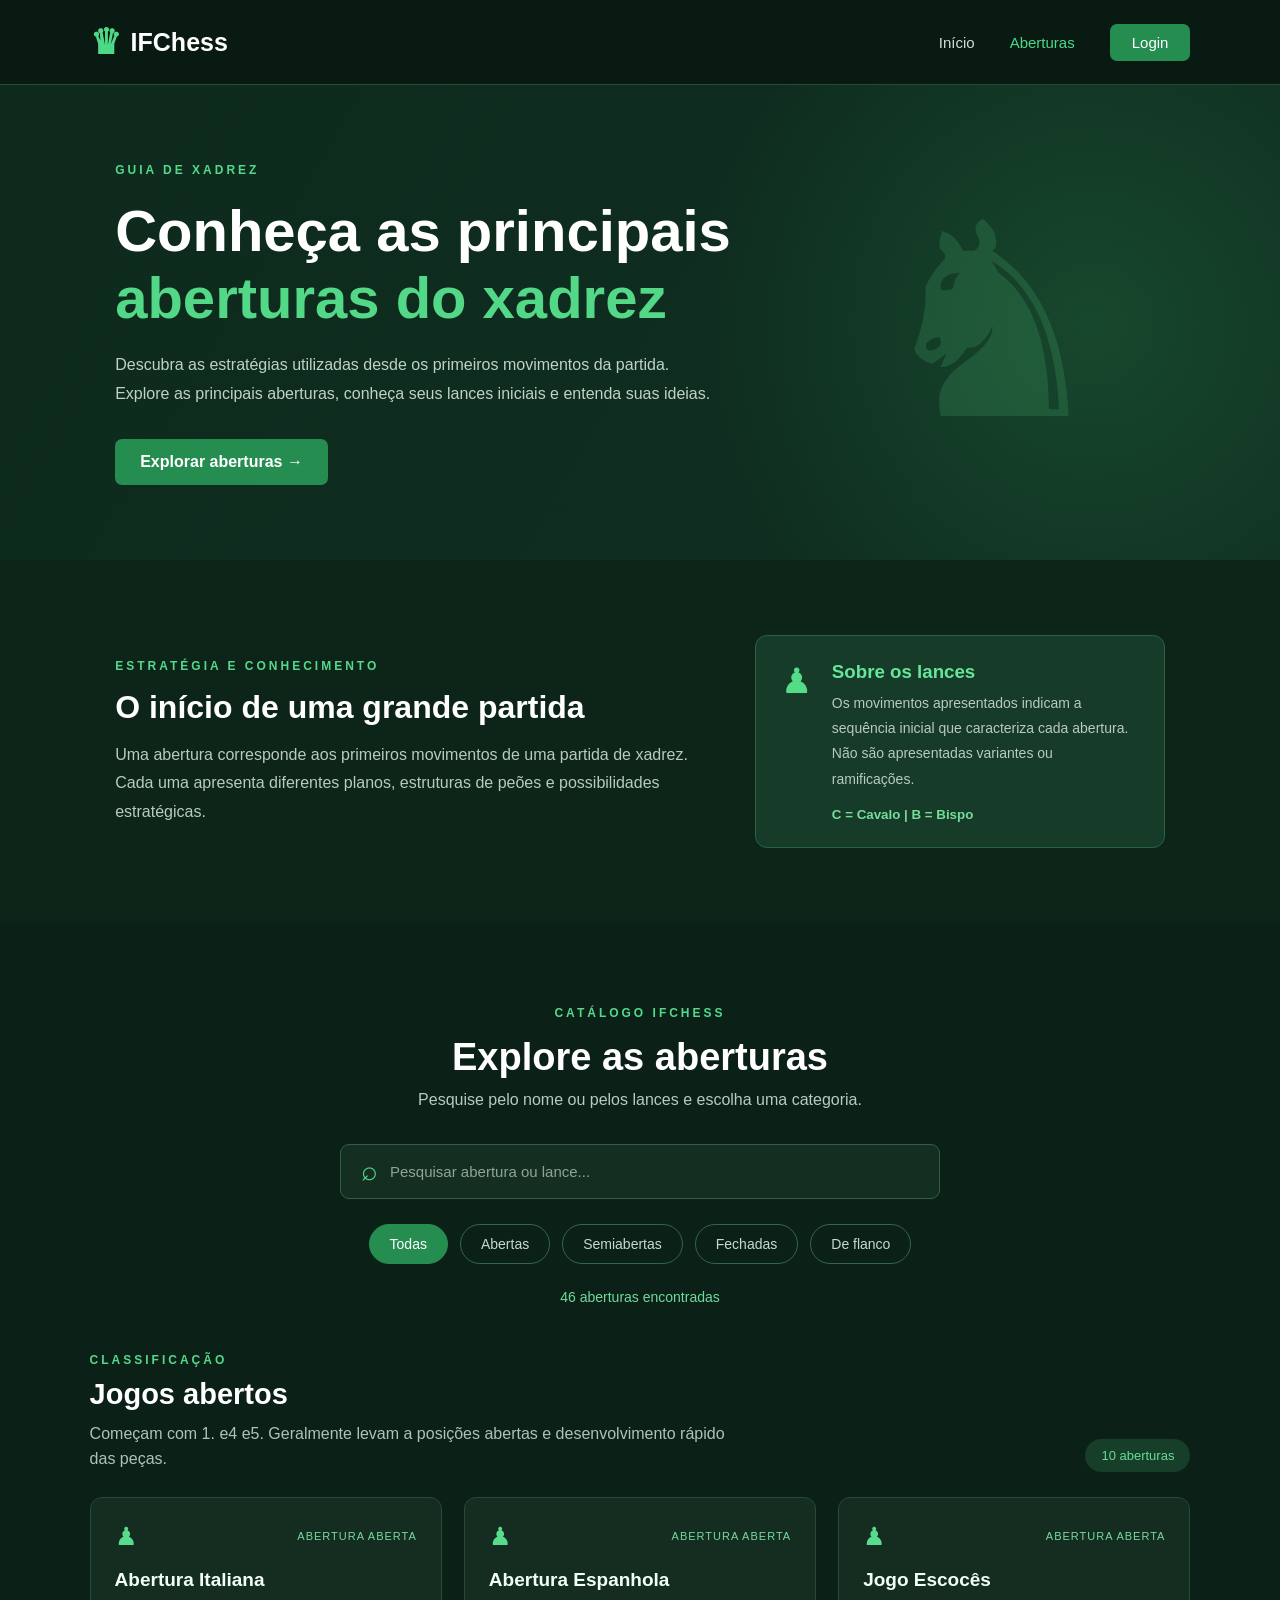
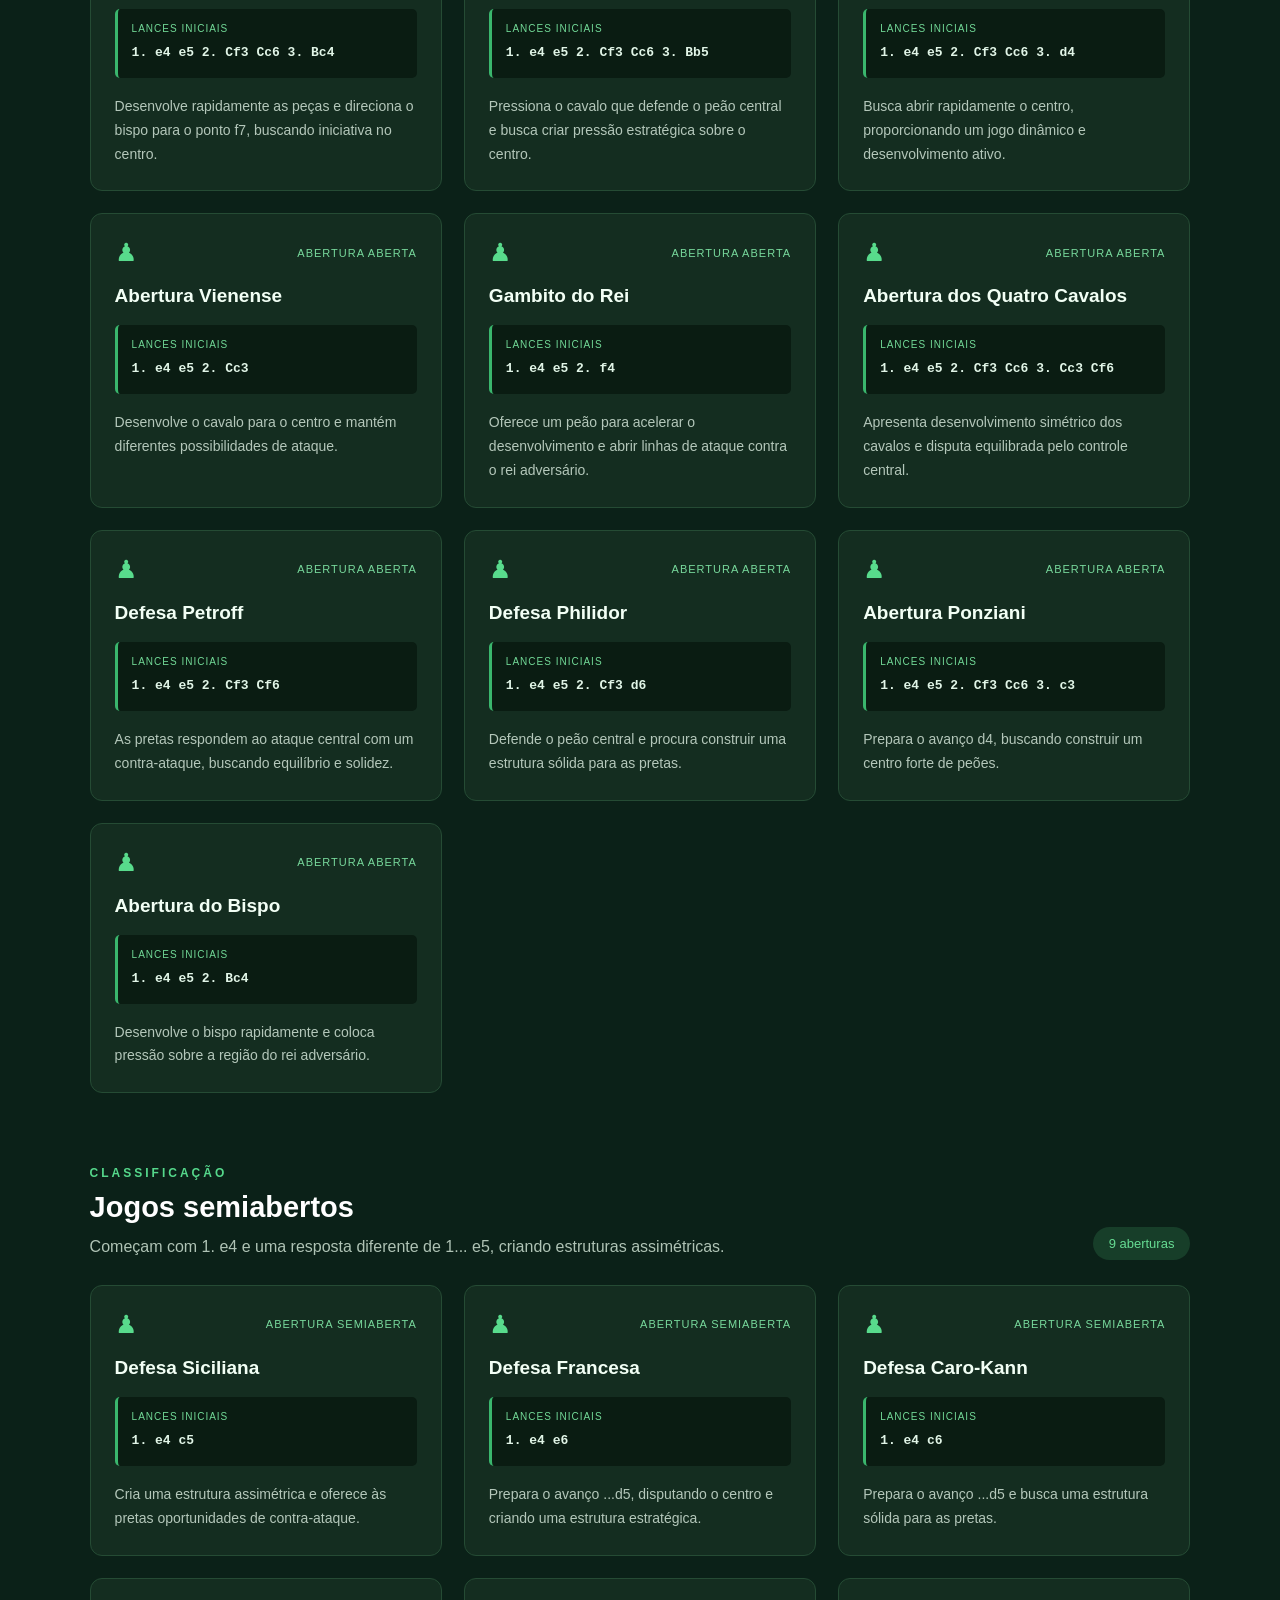
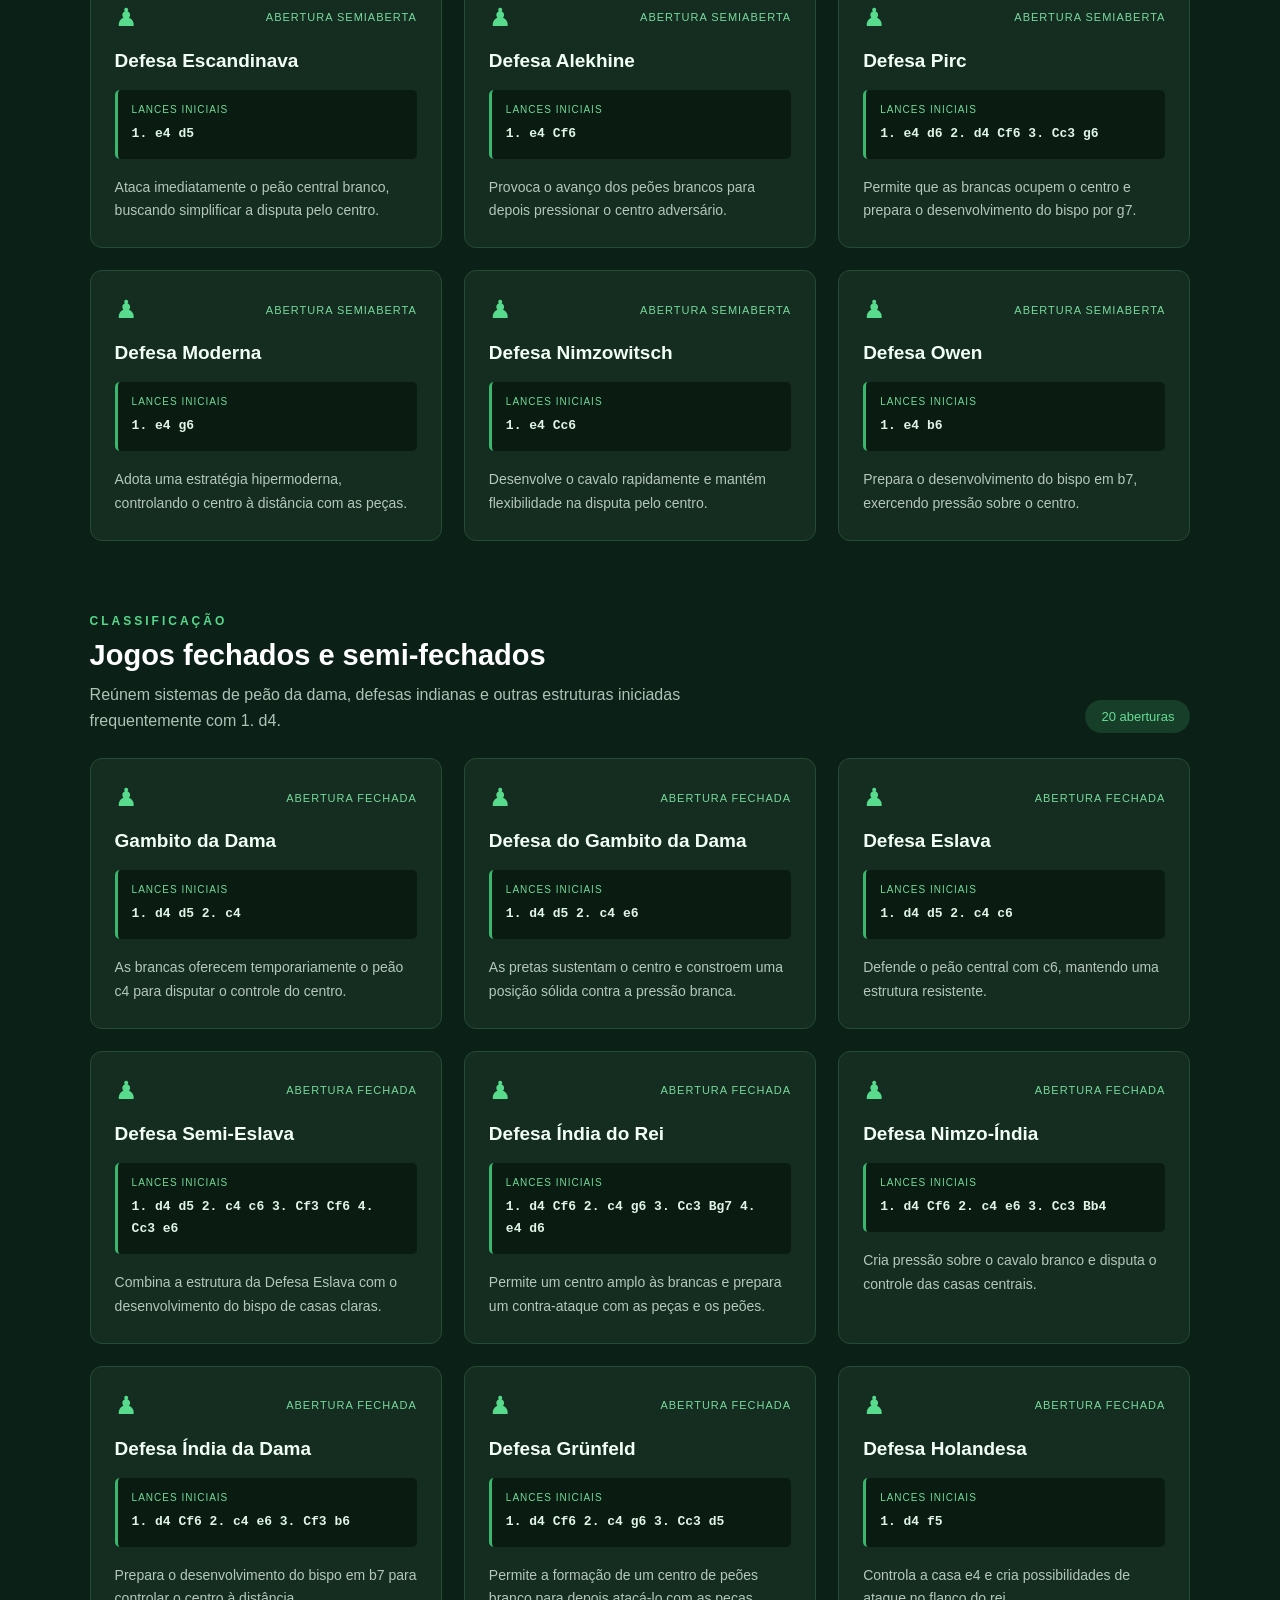
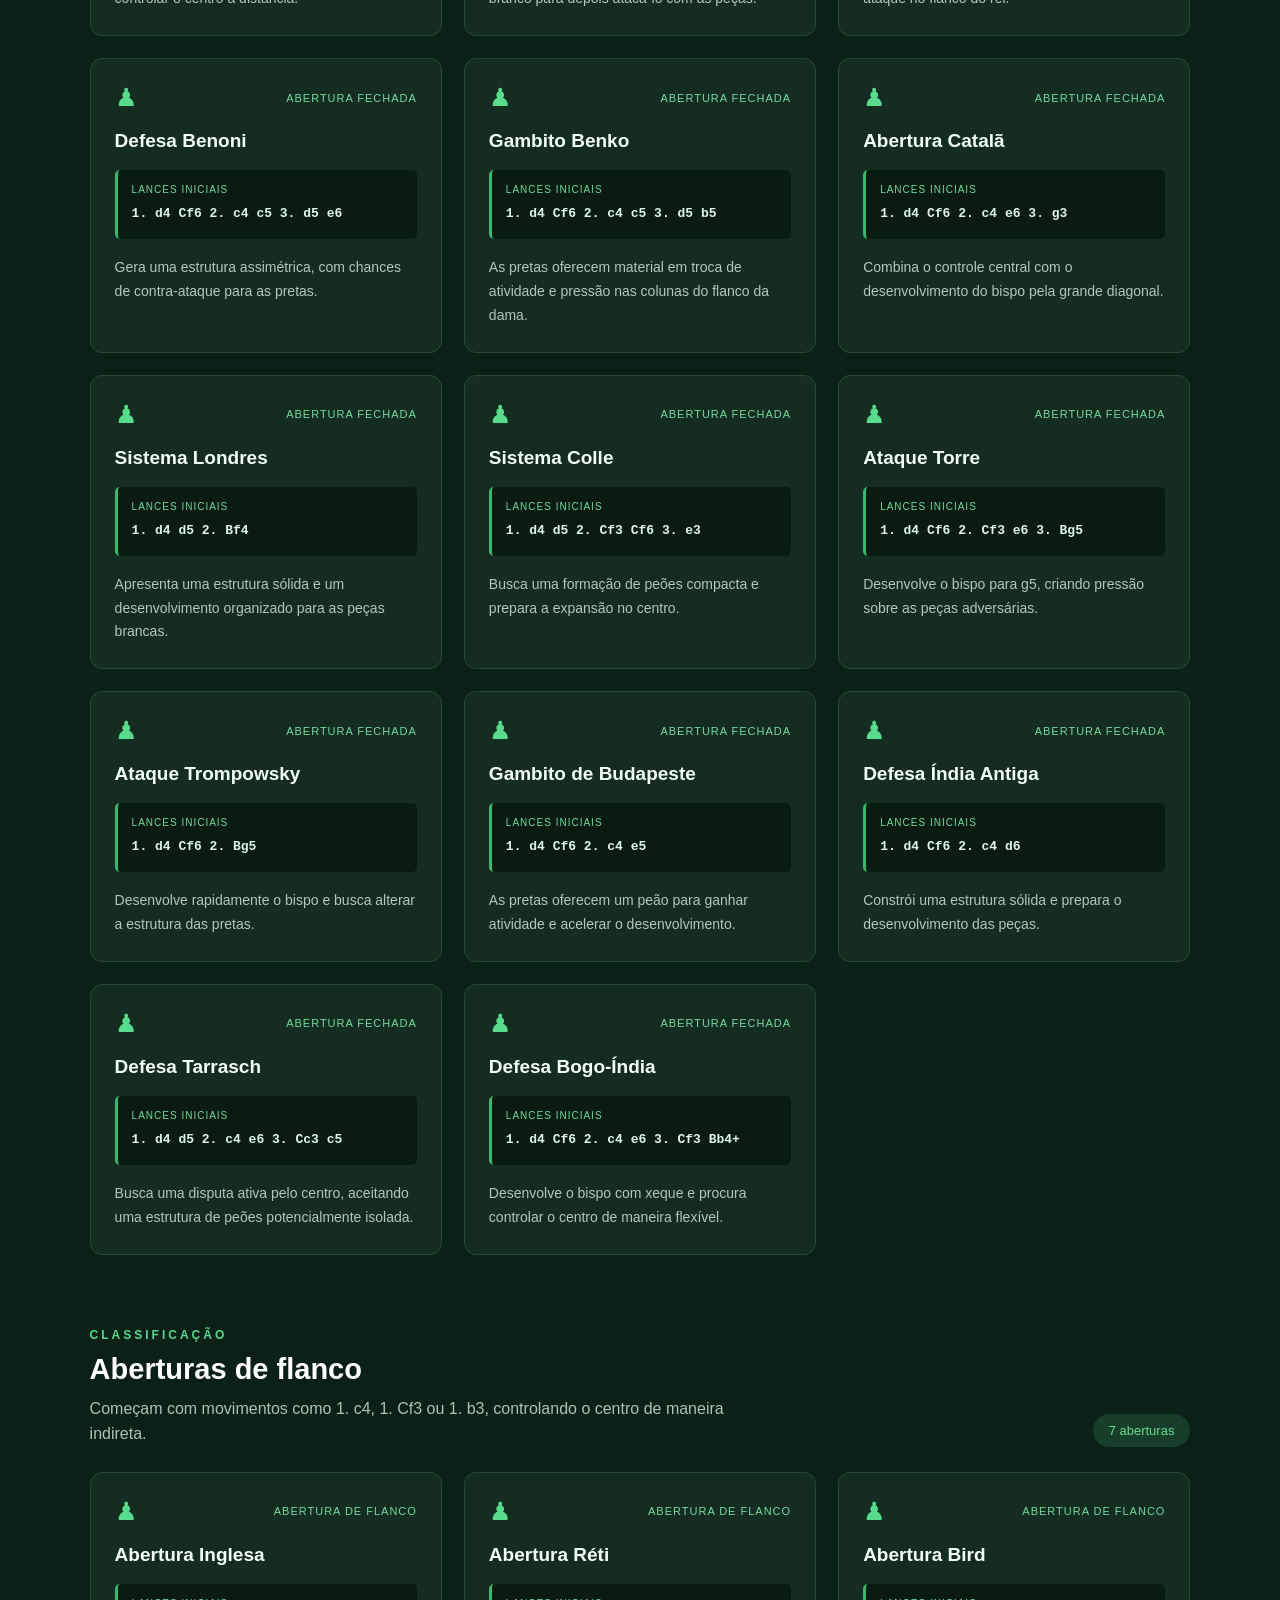
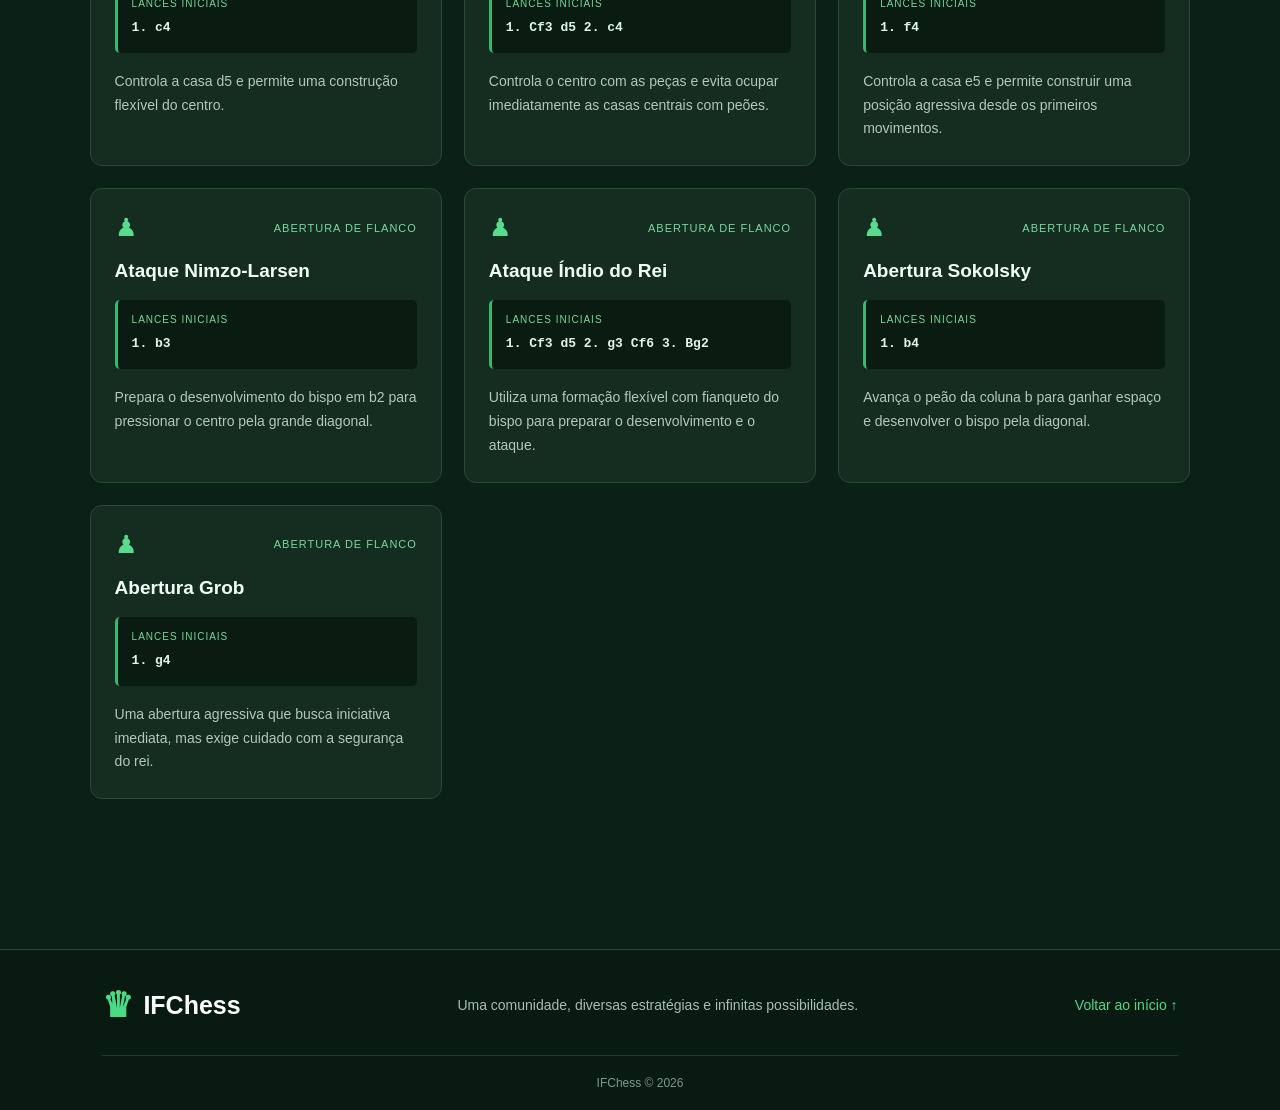
<file: aberturas.html>
<!DOCTYPE html>
<html lang="pt-BR">

<head>
    <meta charset="UTF-8">
    <meta name="viewport" content="width=device-width, initial-scale=1.0">
    <title>IFChess | Aberturas</title>
    <link rel="stylesheet" href="aberturas.css">
</head>

<body>

    <!-- CABEÇALHO -->
    <header class="topo" id="inicio">

        <a href="index.html" class="logo">
            <span>♛</span>
            IFChess
        </a>

        <nav class="menu">
            <a href="index.html">Início</a>

            <a href="aberturas.html" class="selecionado">
                Aberturas
            </a>

            <a href="login.html" class="link-login">
                Login
            </a>
        </nav>

    </header>


    <!-- APRESENTAÇÃO -->
    <section class="hero">

        <div class="hero-conteudo">

            <span class="etiqueta">GUIA DE XADREZ</span>

            <h1>
                Conheça as principais
                <span>aberturas do xadrez</span>
            </h1>

            <p>
                Descubra as estratégias utilizadas desde os primeiros
                movimentos da partida. Explore as principais aberturas,
                conheça seus lances iniciais e entenda suas ideias.
            </p>

            <a href="#catalogo-aberturas" class="botao-hero">
                Explorar aberturas →
            </a>

        </div>

        <div class="hero-simbolo">
            ♞
        </div>

    </section>


    <!-- INTRODUÇÃO -->
    <section class="introducao">

        <div class="introducao-texto">

            <span class="subtitulo">ESTRATÉGIA E CONHECIMENTO</span>

            <h2>O início de uma grande partida</h2>

            <p>
                Uma abertura corresponde aos primeiros movimentos de uma
                partida de xadrez. Cada uma apresenta diferentes planos,
                estruturas de peões e possibilidades estratégicas.
            </p>

        </div>

        <div class="nota">

            <span>♟</span>

            <div>

                <h3>Sobre os lances</h3>

                <p>
                    Os movimentos apresentados indicam a sequência inicial
                    que caracteriza cada abertura. Não são apresentadas
                    variantes ou ramificações.
                </p>

                <small>
                    C = Cavalo | B = Bispo
                </small>

            </div>

        </div>

    </section>


    <!-- CATÁLOGO -->
    <main class="catalogo-area" id="catalogo-aberturas">

        <div class="catalogo-titulo">

            <span class="subtitulo">CATÁLOGO IFCHESS</span>

            <h2>Explore as aberturas</h2>

            <p>
                Pesquise pelo nome ou pelos lances e escolha uma categoria.
            </p>

        </div>


        <!-- PESQUISA -->
        <div class="pesquisa-area">

            <div class="campo-pesquisa">

                <span>⌕</span>

                <input
                    type="text"
                    id="busca"
                    placeholder="Pesquisar abertura ou lance..."
                    aria-label="Pesquisar abertura"
                >

            </div>

        </div>


        <!-- FILTROS -->
        <div class="filtros">

            <button class="filtro ativo" data-filtro="todas">
                Todas
            </button>

            <button class="filtro" data-filtro="abertas">
                Abertas
            </button>

            <button class="filtro" data-filtro="semiabertas">
                Semiabertas
            </button>

            <button class="filtro" data-filtro="fechadas">
                Fechadas
            </button>

            <button class="filtro" data-filtro="flanco">
                De flanco
            </button>

        </div>


        <p class="resultado" id="resultado" aria-live="polite"></p>

        <!-- ABERTURAS GERADAS PELO JAVASCRIPT -->
        <div id="catalogo"></div>

    </main>


    <!-- RODAPÉ -->
    <footer class="rodape">

        <div class="rodape-conteudo">

            <a href="index.html" class="logo">
                <span>♛</span>
                IFChess
            </a>

            <p>
                Uma comunidade, diversas estratégias e infinitas possibilidades.
            </p>

            <a href="#inicio" class="voltar-topo">
                Voltar ao início ↑
            </a>

        </div>

        <div class="direitos">
            IFChess © 2026
        </div>

    </footer>


    <!-- JAVASCRIPT -->
    <script>

        // CATEGORIAS DAS ABERTURAS

        const categorias = [

            {
                id: "abertas",
                titulo: "Jogos abertos",
                descricao: "Começam com 1. e4 e5. Geralmente levam a posições abertas e desenvolvimento rápido das peças.",
                etiqueta: "Abertura aberta"
            },

            {
                id: "semiabertas",
                titulo: "Jogos semiabertos",
                descricao: "Começam com 1. e4 e uma resposta diferente de 1... e5, criando estruturas assimétricas.",
                etiqueta: "Abertura semiaberta"
            },

            {
                id: "fechadas",
                titulo: "Jogos fechados e semi-fechados",
                descricao: "Reúnem sistemas de peão da dama, defesas indianas e outras estruturas iniciadas frequentemente com 1. d4.",
                etiqueta: "Abertura fechada"
            },

            {
                id: "flanco",
                titulo: "Aberturas de flanco",
                descricao: "Começam com movimentos como 1. c4, 1. Cf3 ou 1. b3, controlando o centro de maneira indireta.",
                etiqueta: "Abertura de flanco"
            }

        ];


        // LISTA DE ABERTURAS

        const aberturas = [

            // =====================================
            // JOGOS ABERTOS
            // =====================================

            {
                nome: "Abertura Italiana",
                categoria: "abertas",
                lances: "1. e4 e5 2. Cf3 Cc6 3. Bc4",
                descricao: "Desenvolve rapidamente as peças e direciona o bispo para o ponto f7, buscando iniciativa no centro."
            },

            {
                nome: "Abertura Espanhola",
                categoria: "abertas",
                lances: "1. e4 e5 2. Cf3 Cc6 3. Bb5",
                descricao: "Pressiona o cavalo que defende o peão central e busca criar pressão estratégica sobre o centro."
            },

            {
                nome: "Jogo Escocês",
                categoria: "abertas",
                lances: "1. e4 e5 2. Cf3 Cc6 3. d4",
                descricao: "Busca abrir rapidamente o centro, proporcionando um jogo dinâmico e desenvolvimento ativo."
            },

            {
                nome: "Abertura Vienense",
                categoria: "abertas",
                lances: "1. e4 e5 2. Cc3",
                descricao: "Desenvolve o cavalo para o centro e mantém diferentes possibilidades de ataque."
            },

            {
                nome: "Gambito do Rei",
                categoria: "abertas",
                lances: "1. e4 e5 2. f4",
                descricao: "Oferece um peão para acelerar o desenvolvimento e abrir linhas de ataque contra o rei adversário."
            },

            {
                nome: "Abertura dos Quatro Cavalos",
                categoria: "abertas",
                lances: "1. e4 e5 2. Cf3 Cc6 3. Cc3 Cf6",
                descricao: "Apresenta desenvolvimento simétrico dos cavalos e disputa equilibrada pelo controle central."
            },

            {
                nome: "Defesa Petroff",
                categoria: "abertas",
                lances: "1. e4 e5 2. Cf3 Cf6",
                descricao: "As pretas respondem ao ataque central com um contra-ataque, buscando equilíbrio e solidez."
            },

            {
                nome: "Defesa Philidor",
                categoria: "abertas",
                lances: "1. e4 e5 2. Cf3 d6",
                descricao: "Defende o peão central e procura construir uma estrutura sólida para as pretas."
            },

            {
                nome: "Abertura Ponziani",
                categoria: "abertas",
                lances: "1. e4 e5 2. Cf3 Cc6 3. c3",
                descricao: "Prepara o avanço d4, buscando construir um centro forte de peões."
            },

            {
                nome: "Abertura do Bispo",
                categoria: "abertas",
                lances: "1. e4 e5 2. Bc4",
                descricao: "Desenvolve o bispo rapidamente e coloca pressão sobre a região do rei adversário."
            },


            // =====================================
            // JOGOS SEMIABERTOS
            // =====================================

            {
                nome: "Defesa Siciliana",
                categoria: "semiabertas",
                lances: "1. e4 c5",
                descricao: "Cria uma estrutura assimétrica e oferece às pretas oportunidades de contra-ataque."
            },

            {
                nome: "Defesa Francesa",
                categoria: "semiabertas",
                lances: "1. e4 e6",
                descricao: "Prepara o avanço ...d5, disputando o centro e criando uma estrutura estratégica."
            },

            {
                nome: "Defesa Caro-Kann",
                categoria: "semiabertas",
                lances: "1. e4 c6",
                descricao: "Prepara o avanço ...d5 e busca uma estrutura sólida para as pretas."
            },

            {
                nome: "Defesa Escandinava",
                categoria: "semiabertas",
                lances: "1. e4 d5",
                descricao: "Ataca imediatamente o peão central branco, buscando simplificar a disputa pelo centro."
            },

            {
                nome: "Defesa Alekhine",
                categoria: "semiabertas",
                lances: "1. e4 Cf6",
                descricao: "Provoca o avanço dos peões brancos para depois pressionar o centro adversário."
            },

            {
                nome: "Defesa Pirc",
                categoria: "semiabertas",
                lances: "1. e4 d6 2. d4 Cf6 3. Cc3 g6",
                descricao: "Permite que as brancas ocupem o centro e prepara o desenvolvimento do bispo por g7."
            },

            {
                nome: "Defesa Moderna",
                categoria: "semiabertas",
                lances: "1. e4 g6",
                descricao: "Adota uma estratégia hipermoderna, controlando o centro à distância com as peças."
            },

            {
                nome: "Defesa Nimzowitsch",
                categoria: "semiabertas",
                lances: "1. e4 Cc6",
                descricao: "Desenvolve o cavalo rapidamente e mantém flexibilidade na disputa pelo centro."
            },

            {
                nome: "Defesa Owen",
                categoria: "semiabertas",
                lances: "1. e4 b6",
                descricao: "Prepara o desenvolvimento do bispo em b7, exercendo pressão sobre o centro."
            },


            // =====================================
            // JOGOS FECHADOS E SEMI-FECHADOS
            // =====================================

            {
                nome: "Gambito da Dama",
                categoria: "fechadas",
                lances: "1. d4 d5 2. c4",
                descricao: "As brancas oferecem temporariamente o peão c4 para disputar o controle do centro."
            },

            {
                nome: "Defesa do Gambito da Dama",
                categoria: "fechadas",
                lances: "1. d4 d5 2. c4 e6",
                descricao: "As pretas sustentam o centro e constroem uma posição sólida contra a pressão branca."
            },

            {
                nome: "Defesa Eslava",
                categoria: "fechadas",
                lances: "1. d4 d5 2. c4 c6",
                descricao: "Defende o peão central com c6, mantendo uma estrutura resistente."
            },

            {
                nome: "Defesa Semi-Eslava",
                categoria: "fechadas",
                lances: "1. d4 d5 2. c4 c6 3. Cf3 Cf6 4. Cc3 e6",
                descricao: "Combina a estrutura da Defesa Eslava com o desenvolvimento do bispo de casas claras."
            },

            {
                nome: "Defesa Índia do Rei",
                categoria: "fechadas",
                lances: "1. d4 Cf6 2. c4 g6 3. Cc3 Bg7 4. e4 d6",
                descricao: "Permite um centro amplo às brancas e prepara um contra-ataque com as peças e os peões."
            },

            {
                nome: "Defesa Nimzo-Índia",
                categoria: "fechadas",
                lances: "1. d4 Cf6 2. c4 e6 3. Cc3 Bb4",
                descricao: "Cria pressão sobre o cavalo branco e disputa o controle das casas centrais."
            },

            {
                nome: "Defesa Índia da Dama",
                categoria: "fechadas",
                lances: "1. d4 Cf6 2. c4 e6 3. Cf3 b6",
                descricao: "Prepara o desenvolvimento do bispo em b7 para controlar o centro à distância."
            },

            {
                nome: "Defesa Grünfeld",
                categoria: "fechadas",
                lances: "1. d4 Cf6 2. c4 g6 3. Cc3 d5",
                descricao: "Permite a formação de um centro de peões branco para depois atacá-lo com as peças."
            },

            {
                nome: "Defesa Holandesa",
                categoria: "fechadas",
                lances: "1. d4 f5",
                descricao: "Controla a casa e4 e cria possibilidades de ataque no flanco do rei."
            },

            {
                nome: "Defesa Benoni",
                categoria: "fechadas",
                lances: "1. d4 Cf6 2. c4 c5 3. d5 e6",
                descricao: "Gera uma estrutura assimétrica, com chances de contra-ataque para as pretas."
            },

            {
                nome: "Gambito Benko",
                categoria: "fechadas",
                lances: "1. d4 Cf6 2. c4 c5 3. d5 b5",
                descricao: "As pretas oferecem material em troca de atividade e pressão nas colunas do flanco da dama."
            },

            {
                nome: "Abertura Catalã",
                categoria: "fechadas",
                lances: "1. d4 Cf6 2. c4 e6 3. g3",
                descricao: "Combina o controle central com o desenvolvimento do bispo pela grande diagonal."
            },

            {
                nome: "Sistema Londres",
                categoria: "fechadas",
                lances: "1. d4 d5 2. Bf4",
                descricao: "Apresenta uma estrutura sólida e um desenvolvimento organizado para as peças brancas."
            },

            {
                nome: "Sistema Colle",
                categoria: "fechadas",
                lances: "1. d4 d5 2. Cf3 Cf6 3. e3",
                descricao: "Busca uma formação de peões compacta e prepara a expansão no centro."
            },

            {
                nome: "Ataque Torre",
                categoria: "fechadas",
                lances: "1. d4 Cf6 2. Cf3 e6 3. Bg5",
                descricao: "Desenvolve o bispo para g5, criando pressão sobre as peças adversárias."
            },

            {
                nome: "Ataque Trompowsky",
                categoria: "fechadas",
                lances: "1. d4 Cf6 2. Bg5",
                descricao: "Desenvolve rapidamente o bispo e busca alterar a estrutura das pretas."
            },

            {
                nome: "Gambito de Budapeste",
                categoria: "fechadas",
                lances: "1. d4 Cf6 2. c4 e5",
                descricao: "As pretas oferecem um peão para ganhar atividade e acelerar o desenvolvimento."
            },

            {
                nome: "Defesa Índia Antiga",
                categoria: "fechadas",
                lances: "1. d4 Cf6 2. c4 d6",
                descricao: "Constrói uma estrutura sólida e prepara o desenvolvimento das peças."
            },

            {
                nome: "Defesa Tarrasch",
                categoria: "fechadas",
                lances: "1. d4 d5 2. c4 e6 3. Cc3 c5",
                descricao: "Busca uma disputa ativa pelo centro, aceitando uma estrutura de peões potencialmente isolada."
            },

            {
                nome: "Defesa Bogo-Índia",
                categoria: "fechadas",
                lances: "1. d4 Cf6 2. c4 e6 3. Cf3 Bb4+",
                descricao: "Desenvolve o bispo com xeque e procura controlar o centro de maneira flexível."
            },


            // =====================================
            // ABERTURAS DE FLANCO
            // =====================================

            {
                nome: "Abertura Inglesa",
                categoria: "flanco",
                lances: "1. c4",
                descricao: "Controla a casa d5 e permite uma construção flexível do centro."
            },

            {
                nome: "Abertura Réti",
                categoria: "flanco",
                lances: "1. Cf3 d5 2. c4",
                descricao: "Controla o centro com as peças e evita ocupar imediatamente as casas centrais com peões."
            },

            {
                nome: "Abertura Bird",
                categoria: "flanco",
                lances: "1. f4",
                descricao: "Controla a casa e5 e permite construir uma posição agressiva desde os primeiros movimentos."
            },

            {
                nome: "Ataque Nimzo-Larsen",
                categoria: "flanco",
                lances: "1. b3",
                descricao: "Prepara o desenvolvimento do bispo em b2 para pressionar o centro pela grande diagonal."
            },

            {
                nome: "Ataque Índio do Rei",
                categoria: "flanco",
                lances: "1. Cf3 d5 2. g3 Cf6 3. Bg2",
                descricao: "Utiliza uma formação flexível com fianqueto do bispo para preparar o desenvolvimento e o ataque."
            },

            {
                nome: "Abertura Sokolsky",
                categoria: "flanco",
                lances: "1. b4",
                descricao: "Avança o peão da coluna b para ganhar espaço e desenvolver o bispo pela diagonal."
            },

            {
                nome: "Abertura Grob",
                categoria: "flanco",
                lances: "1. g4",
                descricao: "Uma abertura agressiva que busca iniciativa imediata, mas exige cuidado com a segurança do rei."
            }

        ];


        // ELEMENTOS DA PÁGINA

        const catalogo = document.getElementById("catalogo");
        const busca = document.getElementById("busca");
        const resultado = document.getElementById("resultado");

        const botoesFiltro = document.querySelectorAll(".filtro");

        let filtroAtual = "todas";


        // NORMALIZA TEXTO PARA IGNORAR ACENTOS

        function normalizar(texto) {

            return texto
                .normalize("NFD")
                .replace(/[\u0300-\u036f]/g, "")
                .toLowerCase();

        }


        // ATUALIZA O CATÁLOGO

        function atualizarCatalogo() {

            const termo = normalizar(busca.value.trim());

            const filtradas = aberturas.filter(abertura => {

                const correspondeCategoria =
                    filtroAtual === "todas" ||
                    abertura.categoria === filtroAtual;

                const textoAbertura = normalizar(
                    abertura.nome + " " +
                    abertura.lances + " " +
                    abertura.descricao
                );

                const correspondeBusca =
                    textoAbertura.includes(termo);

                return correspondeCategoria && correspondeBusca;

            });


            // CRIA OS GRUPOS DE ABERTURAS

            catalogo.innerHTML = categorias.map(categoria => {

                const itens = filtradas.filter(
                    abertura => abertura.categoria === categoria.id
                );

                if (itens.length === 0) {
                    return "";
                }


                // CRIA OS CARTÕES

                const cartoes = itens.map(abertura => `

                    <article class="card-abertura">

                        <div class="card-topo">

                            <span class="simbolo-card">♟</span>

                            <span class="tipo-card">
                                ${categoria.etiqueta}
                            </span>

                        </div>

                        <h3>${abertura.nome}</h3>

                        <div class="lances">

                            <span>LANCES INICIAIS</span>

                            <strong>
                                ${abertura.lances}
                            </strong>

                        </div>

                        <p>
                            ${abertura.descricao}
                        </p>

                    </article>

                `).join("");


                return `

                    <section class="grupo-aberturas">

                        <div class="grupo-titulo">

                            <div>

                                <span class="subtitulo">
                                    CLASSIFICAÇÃO
                                </span>

                                <h2>
                                    ${categoria.titulo}
                                </h2>

                                <p>
                                    ${categoria.descricao}
                                </p>

                            </div>

                            <span class="contador">

                                ${itens.length}

                                ${itens.length === 1
                                    ? "abertura"
                                    : "aberturas"}

                            </span>

                        </div>

                        <div class="grade-aberturas">
                            ${cartoes}
                        </div>

                    </section>

                `;

            }).join("");


            // ATUALIZA A QUANTIDADE DE RESULTADOS

            resultado.textContent =
                filtradas.length +
                (filtradas.length === 1
                    ? " abertura encontrada"
                    : " aberturas encontradas");


            // MENSAGEM QUANDO NÃO EXISTIR RESULTADO

            if (filtradas.length === 0) {

                catalogo.innerHTML = `

                    <div class="sem-resultados">

                        <span>♟</span>

                        <h3>Nenhuma abertura encontrada</h3>

                        <p>
                            Tente pesquisar por outro nome ou movimento.
                        </p>

                    </div>

                `;

            }

        }


        // PESQUISA ENQUANTO O USUÁRIO DIGITA

        busca.addEventListener("input", atualizarCatalogo);


        // FILTROS DAS CATEGORIAS

        botoesFiltro.forEach(botao => {

            botao.addEventListener("click", () => {

                botoesFiltro.forEach(b => {
                    b.classList.remove("ativo");
                });

                botao.classList.add("ativo");

                filtroAtual = botao.dataset.filtro;

                atualizarCatalogo();

            });

        });


        // CARREGA TODAS AS ABERTURAS AO ABRIR A PÁGINA

        atualizarCatalogo();

    </script>

</body>

</html>
</file>
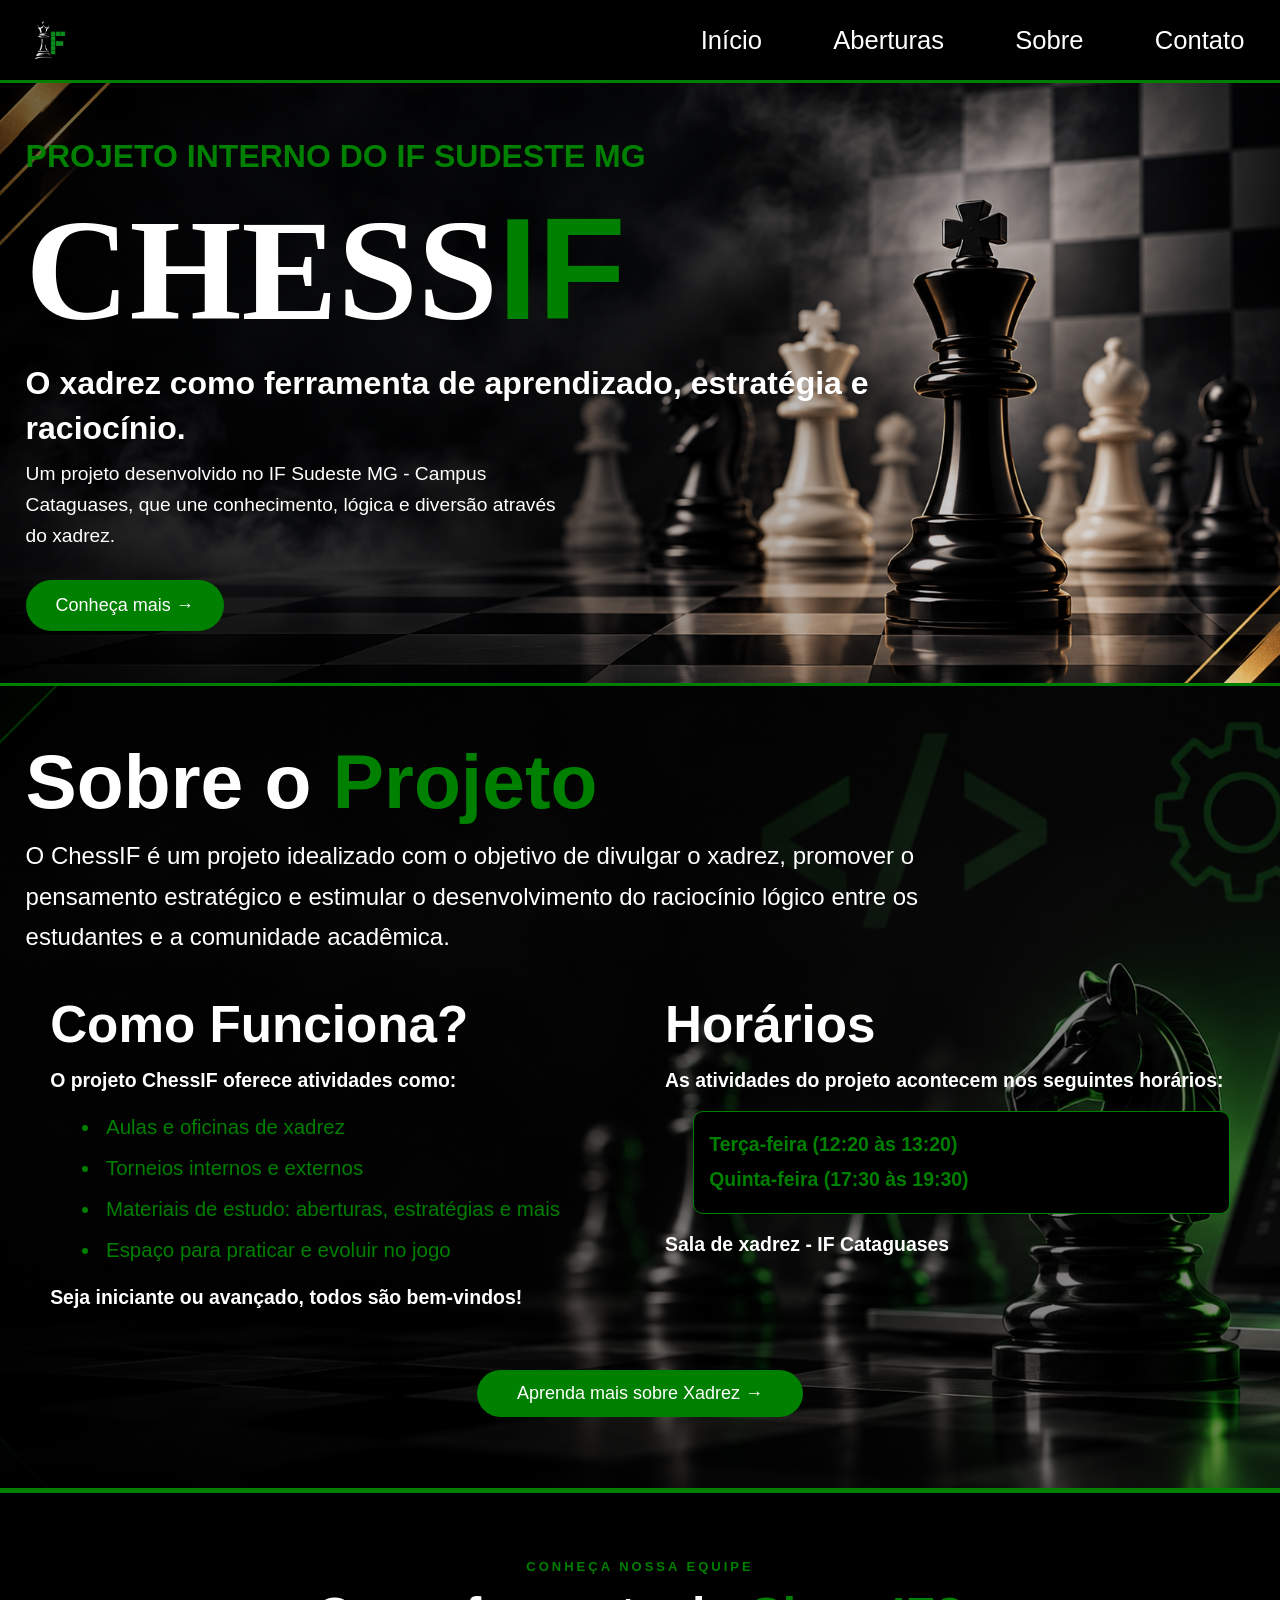
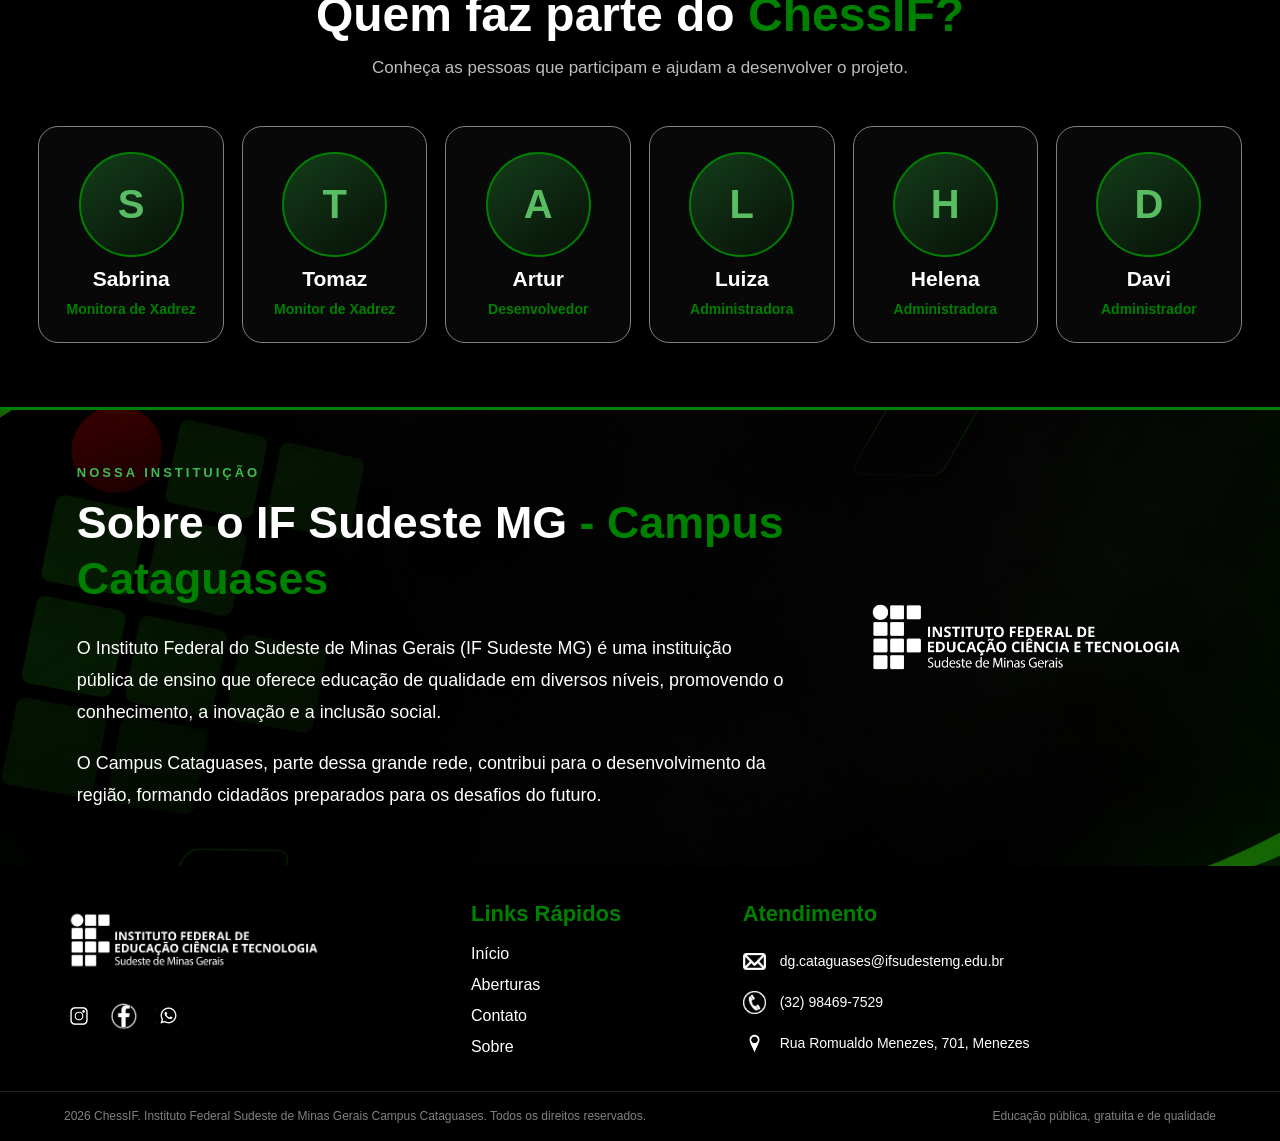
<file: sobre.html>
<!DOCTYPE html>
<html lang="pt-BR">

<head>
    <meta charset="UTF-8">
    <meta name="viewport" content="width=device-width, initial-scale=1.0">

    <title>ChessIF | Sobre o Projeto</title>

    <link rel="stylesheet" href="sobre.css">
</head>

<body>

    <!-- ==================================
         CABEÇALHO
    =================================== -->

    <header class="header" id="inicio">

        <a href="index.html" class="logo">
            <img src="img/logo.png" alt="Logo ChessIF">
        </a>

        <nav class="menu" aria-label="Menu principal">

            <div class="inicio">
                <a href="index.html">Início</a>
            </div>

            <div class="aberturas">
                <a href="aberturas.html">Aberturas</a>
            </div>

            <div class="sob">
                <a href="#sobre" aria-current="page">Sobre</a>
            </div>

            <div class="contato">
                <a href="#contato">Contato</a>
            </div>

        </nav>

    </header>


    <main>

        <!-- ==================================
             APRESENTAÇÃO
        =================================== -->

        <section class="apresentacao">

            <div class="apresentacao-conteudo">

                <h3 class="verde">
                    PROJETO INTERNO DO IF SUDESTE MG
                </h3>

                <h1>
                    CHESS<span class="verde">IF</span>
                </h1>

                <h3>
                    O xadrez como ferramenta de
                    aprendizado, estratégia e raciocínio.
                </h3>

                <p>
                    Um projeto desenvolvido no IF Sudeste MG -
                    Campus Cataguases, que une conhecimento,
                    lógica e diversão através do xadrez.
                </p>

                <div class="btn">

                    <a href="#sobre">
                        Conheça mais →
                    </a>

                </div>

            </div>

        </section>


        <!-- ==================================
             SOBRE O PROJETO
        =================================== -->

        <section class="back" id="sobre">

            <div class="sobre">

                <h1>
                    Sobre o <span class="verde">Projeto</span>
                </h1>

                <p>
                    O ChessIF é um projeto idealizado com o objetivo de
                    divulgar o xadrez, promover o pensamento estratégico
                    e estimular o desenvolvimento do raciocínio lógico
                    entre os estudantes e a comunidade acadêmica.
                </p>

            </div>


            <!-- FUNCIONAMENTO E HORÁRIOS -->

            <div class="funcionamento">

                <div class="esquerda">

                    <h1 class="verde">
                        Como Funciona?
                    </h1>

                    <div class="texto">

                        <h3>
                            O projeto ChessIF oferece atividades como:
                        </h3>

                        <ol>
                            <li>Aulas e oficinas de xadrez</li>
                            <li>Torneios internos e externos</li>
                            <li>Materiais de estudo: aberturas, estratégias e mais</li>
                            <li>Espaço para praticar e evoluir no jogo</li>
                        </ol>

                        <h3>
                            Seja iniciante ou avançado,
                            todos são bem-vindos!
                        </h3>

                    </div>

                </div>


                <div class="direita">

                    <h1 class="verde">
                        Horários
                    </h1>

                    <div class="testo">

                        <h3>
                            As atividades do projeto acontecem
                            nos seguintes horários:
                        </h3>

                        <div class="horario">

                            <h3 class="verde">
                                Terça-feira (12:20 às 13:20)
                            </h3>

                            <h3 class="verde">
                                Quinta-feira (17:30 às 19:30)
                            </h3>

                        </div>

                        <h3>
                            Sala de xadrez - IF Cataguases
                        </h3>

                    </div>

                </div>

            </div>


            <!-- BOTÃO PARA ABERTURAS -->

            <div class="aprenda_mais">

                <a href="aberturas.html">
                    Aprenda mais sobre Xadrez →
                </a>

            </div>

        </section>


        <!-- ==================================
             INTEGRANTES
        =================================== -->

        <section class="integrantes" id="equipe">

            <div class="titulo-integrantes">

                <span class="verde">
                    CONHEÇA NOSSA EQUIPE
                </span>

                <h1>
                    Quem faz parte do <span class="verde">ChessIF?</span>
                </h1>

                <p>
                    Conheça as pessoas que participam e ajudam
                    a desenvolver o projeto.
                </p>

            </div>


            <div class="grade-integrantes">

                <!-- SABRINA -->

                <article class="integrante-card">

                    <div class="foto-integrante">
                        <span>S</span>
                    </div>

                    <h2>Sabrina</h2>

                    <h3 class="verde">Monitora de Xadrez</h3>

                </article>


                <!-- TOMAZ -->

                <article class="integrante-card">

                    <div class="foto-integrante">
                        <span>T</span>
                    </div>

                    <h2>Tomaz</h2>

                    <h3 class="verde">Monitor de Xadrez</h3>

                </article>


                <!-- ARTUR -->

                <article class="integrante-card">

                    <div class="foto-integrante">
                        <span>A</span>
                    </div>

                    <h2>Artur</h2>

                    <h3 class="verde">Desenvolvedor</h3>

                </article>


                <!-- LUIZA -->

                <article class="integrante-card">

                    <div class="foto-integrante">
                        <span>L</span>
                    </div>

                    <h2>Luiza</h2>

                    <h3 class="verde">Administradora</h3>

                </article>


                <!-- HELENA -->

                <article class="integrante-card">

                    <div class="foto-integrante">
                        <span>H</span>
                    </div>

                    <h2>Helena</h2>

                    <h3 class="verde">Administradora</h3>

                </article>


                <!-- DAVI -->

                <article class="integrante-card">

                    <div class="foto-integrante">
                        <span>D</span>
                    </div>

                    <h2>Davi</h2>

                    <h3 class="verde">Administrador</h3>

                </article>

            </div>

        </section>


        <!-- ==================================
             SOBRE O IF SUDESTE MG
        =================================== -->

        <section class="SobreIF" id="instituto">

            <div class="esquerdaIF">

                <span class="identificacaoIF">
                    NOSSA INSTITUIÇÃO
                </span>

                <h1>
                    Sobre o IF Sudeste MG
                    <span class="verde">- Campus Cataguases</span>
                </h1>

                <div class="esquerdaIF_2">

                    <p>
                        O Instituto Federal do Sudeste de Minas Gerais
                        (IF Sudeste MG) é uma instituição pública de ensino
                        que oferece educação de qualidade em diversos níveis,
                        promovendo o conhecimento, a inovação e a inclusão social.
                    </p>

                    <p class="pe">
                        O Campus Cataguases, parte dessa grande rede,
                        contribui para o desenvolvimento da região,
                        formando cidadãos preparados para os desafios do futuro.
                    </p>

                </div>

            </div>


            <div class="direitaIF">

                <img
                    src="img/if.png"
                    alt="Logo do Instituto Federal do Sudeste de Minas Gerais"
                >

            </div>

        </section>

    </main>


    <!-- ==================================
         RODAPÉ
    =================================== -->

    <footer class="rodape" id="contato">


        <!-- LOGO E REDES SOCIAIS -->

        <div class="logo_rodape">

            <img
                src="img/if.png"
                alt="Instituto Federal"
                class="img_rodape"
            >

            <div class="redes">

                <a href="#" aria-label="Instagram">
                    <img src="img/insta.png" alt="Instagram">
                </a>

                <a href="#" aria-label="Facebook">
                    <img src="img/face.png" alt="Facebook">
                </a>

                <a href="#" aria-label="WhatsApp">
                    <img src="img/zap.png" alt="WhatsApp">
                </a>

            </div>

        </div>


        <!-- LINKS RÁPIDOS -->

        <div class="links">

            <h2 class="verde">
                Links Rápidos
            </h2>

            <a href="index.html">
                Início
            </a>

            <a href="aberturas.html">
                Aberturas
            </a>

            <a href="#contato">
                Contato
            </a>

            <a href="#sobre">
                Sobre
            </a>

        </div>


        <!-- ATENDIMENTO -->

        <div class="atendimento">

            <h2 class="verde">
                Atendimento
            </h2>

            <div class="email">

                <img src="img/email.png" alt="">

                <a href="mailto:dg.cataguases@ifsudestemg.edu.br">
                    dg.cataguases@ifsudestemg.edu.br
                </a>

            </div>


            <div class="tele">

                <img src="img/tele.png" alt="">

                <a href="tel:+5532984697529">
                    (32) 98469-7529
                </a>

            </div>


            <div class="loc">

                <img src="img/loc.png" alt="">

                <p>
                    Rua Romualdo Menezes, 701, Menezes
                </p>

            </div>

        </div>

    </footer>


    <!-- ==================================
         TERMOS E DIREITOS
    =================================== -->

    <div class="termos">

        <div class="t">

            <p>
                2026 ChessIF. Instituto Federal Sudeste de Minas Gerais
                Campus Cataguases. Todos os direitos reservados.
            </p>

        </div>

        <div class="Ed">

            <p>
                Educação pública, gratuita e de qualidade
            </p>

        </div>

    </div>


    <!-- ==================================
         JAVASCRIPT
    =================================== -->

    <script>

        // ANIMAÇÕES AO ROLAR A PÁGINA

        const elementosAnimados = document.querySelectorAll(
            ".apresentacao-conteudo, .sobre, .funcionamento, .aprenda_mais, .titulo-integrantes, .integrante-card, .SobreIF, .rodape"
        );

        const movimentoReduzido = window.matchMedia(
            "(prefers-reduced-motion: reduce)"
        ).matches;


        if (
            "IntersectionObserver" in window &&
            !movimentoReduzido
        ) {

            const observador = new IntersectionObserver(

                function(entradas, observer) {

                    entradas.forEach(entrada => {

                        if (entrada.isIntersecting) {

                            entrada.target.classList.add("visivel");

                            observer.unobserve(entrada.target);

                        }

                    });

                },

                {
                    threshold: 0.12
                }

            );


            elementosAnimados.forEach((elemento, indice) => {

                elemento.classList.add("revelar");

                elemento.style.setProperty(
                    "--atraso",
                    `${(indice % 6) * 100}ms`
                );

                observador.observe(elemento);

            });

        }


        // EFEITO NO CABEÇALHO AO ROLAR

        const cabecalho = document.querySelector(".header");

        window.addEventListener("scroll", function() {

            if (window.scrollY > 30) {

                cabecalho.classList.add("rolando");

            } else {

                cabecalho.classList.remove("rolando");

            }

        }, { passive: true });


        // EFEITO NO CARTÃO DE HORÁRIOS

        const horarios = document.querySelector(".horario");

        horarios.addEventListener("mouseenter", function() {

            horarios.classList.add("destacado");

        });

        horarios.addEventListener("mouseleave", function() {

            horarios.classList.remove("destacado");

        });

    </script>

</body>
</html>
</file>
<file: aberturas.css>
/* CONFIGURAÇÕES GERAIS */

* {
    margin: 0;
    padding: 0;
    box-sizing: border-box;
}

html {
    scroll-behavior: smooth;
}

body {
    font-family: Arial, Helvetica, sans-serif;
    background: #0b2118;
    color: white;
}


/* =====================================
   CABEÇALHO
===================================== */

.topo {
    width: 100%;
    min-height: 85px;
    padding: 15px 7%;

    display: flex;
    align-items: center;
    justify-content: space-between;

    background: #081a12;
    border-bottom: 1px solid #244c36;

    position: sticky;
    top: 0;
    z-index: 100;
}

.logo {
    display: flex;
    align-items: center;
    gap: 10px;

    color: white;
    font-size: 25px;
    font-weight: bold;
    text-decoration: none;
}

.logo span {
    color: #4cda86;
    font-size: 35px;
}

.menu {
    display: flex;
    align-items: center;
    gap: 35px;
}

.menu a {
    color: #d2dfd6;
    text-decoration: none;
    font-size: 15px;
    transition: 0.3s;
}

.menu a:hover,
.menu a.selecionado {
    color: #4cda86;
}


/* BOTÃO LOGIN */

.menu .link-login {
    padding: 10px 22px;

    background: #258d50;
    color: white;

    border-radius: 7px;
    transition: 0.3s;
}

.menu .link-login:hover {
    background: #37b76c;
    color: white;
}


/* =====================================
   APRESENTAÇÃO
===================================== */

.hero {
    min-height: 430px;
    padding: 75px 9%;

    display: flex;
    align-items: center;
    justify-content: space-between;

    background:
        radial-gradient(
            circle at 85% 50%,
            rgba(48, 161, 91, 0.22),
            transparent 35%
        ),
        linear-gradient(120deg, #0d2a1d, #102f21);

    overflow: hidden;
}

.hero-conteudo {
    max-width: 680px;
}

.etiqueta,
.subtitulo {
    color: #55d88b;
    font-size: 12px;
    letter-spacing: 3px;
    font-weight: bold;
}

.hero h1 {
    margin-top: 20px;
    font-size: clamp(35px, 5vw, 58px);
    line-height: 1.15;
}

.hero h1 span {
    color: #52d887;
    display: block;
}

.hero p {
    max-width: 600px;
    margin-top: 20px;

    color: #c0d2c6;
    font-size: 16px;
    line-height: 1.8;
}

.botao-hero {
    display: inline-block;

    margin-top: 30px;
    padding: 14px 25px;

    background: #258d50;
    color: white;

    border-radius: 7px;
    text-decoration: none;
    font-weight: bold;

    transition: 0.3s;
}

.botao-hero:hover {
    background: #37b76c;
    transform: translateY(-3px);
}

.hero-simbolo {
    font-size: clamp(150px, 25vw, 270px);
    color: rgba(86, 218, 138, 0.16);

    margin-right: 5%;
    user-select: none;
}


/* =====================================
   INTRODUÇÃO
===================================== */

.introducao {
    padding: 75px 9%;

    display: flex;
    align-items: center;
    justify-content: space-between;
    gap: 50px;

    background: #0d2419;
}

.introducao-texto {
    max-width: 600px;
}

.introducao h2 {
    margin-top: 15px;
    font-size: 32px;
}

.introducao p {
    margin-top: 15px;

    color: #b9cabe;
    line-height: 1.8;
}

.nota {
    max-width: 410px;
    min-width: 300px;

    display: flex;
    align-items: flex-start;
    gap: 20px;

    padding: 25px;

    background: #163b28;
    border: 1px solid #286440;
    border-radius: 12px;
}

.nota > span {
    color: #54dc89;
    font-size: 35px;
}

.nota h3 {
    margin-bottom: 8px;
    color: #65e69a;
}

.nota p {
    margin: 0;
    font-size: 14px;
}

.nota small {
    display: block;
    margin-top: 15px;

    color: #75dc9b;
    font-weight: bold;
}


/* =====================================
   CATÁLOGO
===================================== */

.catalogo-area {
    padding: 80px 7%;
    max-width: 1600px;
    margin: auto;
}

.catalogo-titulo {
    text-align: center;
    margin-bottom: 35px;
}

.catalogo-titulo h2 {
    font-size: 38px;
    margin-top: 15px;
}

.catalogo-titulo p {
    color: #b9cabe;
    margin-top: 12px;
}


/* PESQUISA */

.pesquisa-area {
    display: flex;
    justify-content: center;
    margin: 35px auto 25px;
}

.campo-pesquisa {
    width: 100%;
    max-width: 600px;

    display: flex;
    align-items: center;
    gap: 12px;

    padding: 0 20px;

    background: #142f22;
    border: 1px solid #315f43;
    border-radius: 9px;

    transition: 0.3s;
}

.campo-pesquisa:focus-within {
    border-color: #4cda86;
    box-shadow: 0 0 0 3px rgba(76, 218, 134, 0.1);
}

.campo-pesquisa span {
    color: #55d88b;
    font-size: 28px;
}

.campo-pesquisa input {
    width: 100%;
    height: 53px;

    background: transparent;
    border: none;
    outline: none;

    color: white;
    font-size: 15px;
}

.campo-pesquisa input::placeholder {
    color: #8da596;
}


/* =====================================
   FILTROS
===================================== */

.filtros {
    display: flex;
    justify-content: center;
    align-items: center;
    flex-wrap: wrap;
    gap: 12px;

    margin-bottom: 25px;
}

.filtro {
    padding: 11px 20px;

    border: 1px solid #356447;
    border-radius: 25px;

    background: transparent;
    color: #c8d9ce;

    font-size: 14px;
    cursor: pointer;

    transition: 0.3s;
}

.filtro:hover {
    border-color: #54dc89;
    color: #54dc89;
}

.filtro.ativo {
    background: #258d50;
    color: white;
    border-color: #258d50;
}

.resultado {
    text-align: center;
    color: #71d99a;
    font-size: 14px;
    margin: 25px 0 45px;
}


/* =====================================
   GRUPOS DE ABERTURAS
===================================== */

.grupo-aberturas {
    margin-bottom: 70px;
}

.grupo-titulo {
    display: flex;
    align-items: flex-end;
    justify-content: space-between;
    gap: 20px;

    margin-bottom: 25px;
}

.grupo-titulo h2 {
    font-size: 29px;
    margin-top: 10px;
}

.grupo-titulo p {
    color: #afc3b5;
    margin-top: 10px;
    max-width: 650px;
    line-height: 1.6;
}

.contador {
    padding: 9px 16px;

    border-radius: 20px;
    background: #173e29;

    color: #66dc93;
    font-size: 13px;
    white-space: nowrap;
}


/* =====================================
   CARTÕES DE ABERTURAS
===================================== */

.grade-aberturas {
    display: grid;
    grid-template-columns: repeat(3, minmax(0, 1fr));
    gap: 22px;
}

.card-abertura {
    display: flex;
    flex-direction: column;

    min-height: 255px;
    padding: 24px;

    background: #142d20;
    border: 1px solid #254b34;
    border-radius: 12px;

    transition: 0.3s;
}

.card-abertura:hover {
    transform: translateY(-5px);

    border-color: #42b875;

    box-shadow: 0 10px 25px rgba(0, 0, 0, 0.2);
}

.card-topo {
    display: flex;
    align-items: center;
    justify-content: space-between;
    gap: 10px;
}

.simbolo-card {
    color: #58db8c;
    font-size: 25px;
}

.tipo-card {
    color: #78d99c;
    font-size: 11px;
    letter-spacing: 1px;
    text-transform: uppercase;
}

.card-abertura h3 {
    font-size: 19px;
    margin: 18px 0;
    color: #f2fff5;
}


/* LANCES */

.lances {
    padding: 14px;

    background: #0a1c12;
    border-left: 3px solid #3ab66d;
    border-radius: 5px;
}

.lances span {
    display: block;
    color: #72d997;
    font-size: 10px;
    letter-spacing: 1px;
    margin-bottom: 8px;
}

.lances strong {
    display: block;

    color: #e1f5e7;
    font-family: Consolas, monospace;
    font-size: 13px;
    line-height: 1.7;
}

.card-abertura > p {
    margin-top: 17px;

    color: #b4c7ba;
    font-size: 14px;
    line-height: 1.7;
}


/* =====================================
   SEM RESULTADOS
===================================== */

.sem-resultados {
    text-align: center;
    padding: 65px 20px;

    background: #142d20;
    border: 1px solid #254b34;
    border-radius: 12px;
}

.sem-resultados span {
    font-size: 45px;
    color: #55d88b;
}

.sem-resultados h3 {
    margin-top: 15px;
}

.sem-resultados p {
    margin-top: 10px;
    color: #b4c7ba;
}


/* =====================================
   RODAPÉ
===================================== */

.rodape {
    padding: 35px 8% 20px;
    background: #081a12;
    border-top: 1px solid #244c36;
}

.rodape-conteudo {
    display: flex;
    align-items: center;
    justify-content: space-between;
    gap: 25px;
}

.rodape-conteudo p {
    color: #a9bdb0;
    font-size: 14px;
}

.voltar-topo {
    color: #53d887;
    text-decoration: none;
    font-size: 14px;
}

.voltar-topo:hover {
    color: white;
}

.direitos {
    text-align: center;
    margin-top: 30px;
    padding-top: 20px;

    border-top: 1px solid #213d2d;

    color: #809888;
    font-size: 12px;
}


/* =====================================
   RESPONSIVIDADE
===================================== */

@media (max-width: 1000px) {

    .grade-aberturas {
        grid-template-columns: repeat(2, minmax(0, 1fr));
    }

    .hero {
        padding-left: 7%;
        padding-right: 7%;
    }

    .introducao {
        padding-left: 7%;
        padding-right: 7%;
    }

}


/* TABLETS E CELULARES */

@media (max-width: 700px) {

    .topo {
        flex-direction: column;
        gap: 15px;
        padding: 15px 5%;
    }

    .menu {
        width: 100%;
        justify-content: center;
        flex-wrap: wrap;
        gap: 20px;
    }

    .menu a {
        font-size: 13px;
    }

    .menu .link-login {
        padding: 8px 16px;
    }

    .hero {
        min-height: 390px;
        padding: 55px 7%;
    }

    .hero-simbolo {
        display: none;
    }

    .hero h1 {
        font-size: 39px;
    }

    .introducao {
        flex-direction: column;
        align-items: stretch;
        padding: 55px 7%;
        gap: 30px;
    }

    .nota {
        max-width: none;
        min-width: 0;
    }

    .catalogo-area {
        padding: 60px 6%;
    }

    .catalogo-titulo h2 {
        font-size: 30px;
    }

    .grupo-titulo {
        align-items: flex-start;
        flex-direction: column;
    }

    .grade-aberturas {
        grid-template-columns: 1fr;
    }

    .card-abertura {
        min-height: 0;
    }

    .rodape-conteudo {
        flex-direction: column;
        text-align: center;
    }

}


/* CELULARES PEQUENOS */

@media (max-width: 420px) {

    .hero h1 {
        font-size: 33px;
    }

    .hero p {
        font-size: 14px;
    }

    .filtros {
        gap: 8px;
    }

    .filtro {
        padding: 9px 14px;
        font-size: 12px;
    }

    .grupo-titulo h2 {
        font-size: 25px;
    }

}
</file>
<file: sobre.css>
/* =====================================
   CONFIGURAÇÕES GERAIS
===================================== */

* {
    box-sizing: border-box;
    margin: 0;
    padding: 0;

    font-family:
        'Gill Sans',
        'Gill Sans MT',
        Calibri,
        'Trebuchet MS',
        sans-serif;
}

html {
    scroll-behavior: smooth;
}

body {
    width: 100%;
    overflow-x: hidden;
    background: black;
}

img {
    max-width: 100%;
}

a,
button {
    -webkit-tap-highlight-color: transparent;
}

a:focus-visible {
    outline: 2px solid #32b84b;
    outline-offset: 4px;
}


/* =====================================
   CABEÇALHO
===================================== */

.header {
    width: 100%;

    display: flex;
    justify-content: space-between;
    align-items: center;

    padding: 0 2%;

    text-align: center;

    border-bottom: 3px solid green;
    background: black;

    position: sticky;
    top: 0;
    z-index: 1000;

    transition:
        box-shadow 0.3s ease,
        border-color 0.3s ease;
}

.header.rolando {
    box-shadow: 0 5px 20px rgba(0, 0, 0, 0.45);
    border-bottom-color: #32a842;
}


/* LOGO */

.header .logo {
    display: flex;
    align-items: center;
}

.header .logo img {
    height: 5rem;
    width: 3rem;
    object-fit: contain;

    transition: transform 0.3s ease;
}

.header .logo img:hover {
    transform: scale(1.08);
}


/* MENU */

.menu {
    display: flex;
    align-items: center;

    gap: clamp(12px, 4vw, 60px);

    font-size: 1.6rem;
}

.header a {
    text-decoration: none;
}

.inicio,
.aberturas,
.sob,
.contato {
    transition: 0.3s ease;
}

.inicio a,
.aberturas a,
.sob a,
.contato a {
    display: inline-block;

    padding: 10px;

    color: white;
    border-radius: 20px;

    transition:
        color 0.3s ease,
        background 0.3s ease,
        transform 0.3s ease;
}

.inicio a:hover,
.aberturas a:hover,
.sob a:hover,
.contato a:hover {
    color: black;
    background: white;
    transform: translateY(-2px);
}


/* =====================================
   APRESENTAÇÃO
===================================== */

.apresentacao {
    background-image: url(img/backSobre.png);

    background-size: cover;
    background-repeat: no-repeat;
    background-position: center;

    width: 100%;
    min-height: 520px;

    padding: 4% 2%;

    display: flex;
    align-items: center;

    color: white;

    border-bottom: 3px solid green;

    position: relative;
    isolation: isolate;
}


/* SOMBRA SOBRE A IMAGEM */

.apresentacao::before {
    content: "";

    position: absolute;
    inset: 0;

    background: linear-gradient(
        90deg,
        rgba(0, 0, 0, 0.55),
        rgba(0, 0, 0, 0.08)
    );

    z-index: -1;
}

.apresentacao-conteudo {
    max-width: 850px;
}

.apresentacao h1 {
    font-size: clamp(4rem, 12vw, 9rem);

    font-family:
        Cambria,
        Cochin,
        Georgia,
        Times,
        'Times New Roman',
        serif;

    line-height: 1.05;
    margin: 15px 0;
}

.apresentacao h3 {
    font-size: clamp(1rem, 2.5vw, 2rem);
    line-height: 1.4;
}

.apresentacao p {
    padding-top: 1%;

    font-size: 1.2rem;
    line-height: 1.6;

    max-width: 550px;
}

.verde {
    color: green;
}


/* BOTÃO DA APRESENTAÇÃO */

.btn {
    padding-top: 2%;
}

.btn a {
    display: inline-block;

    padding: 15px 30px;
    margin-top: 12px;

    border-radius: 40px;
    border: none;

    background-color: green;
    color: white;

    font-size: 18px;
    text-decoration: none;

    transition:
        background 0.4s ease,
        transform 0.4s ease,
        box-shadow 0.4s ease;
}

.btn a:hover {
    transform: translateY(-4px);

    background: #361b00;
    color: white;

    box-shadow: 0 8px 20px rgba(0, 0, 0, 0.35);
}


/* =====================================
   SOBRE O PROJETO
===================================== */

.back {
    padding: 4% 2%;

    border-bottom: 5px solid green;

    background-image: url(img/desenvolvedores.png);
    background-size: cover;
    background-repeat: no-repeat;
    background-position: center;

    color: white;

    position: relative;
    isolation: isolate;
}

.back::before {
    content: "";

    position: absolute;
    inset: 0;

    background: rgba(0, 0, 0, 0.48);

    z-index: -1;
}

.sobre {
    max-width: 1000px;
}

.sobre h1 {
    font-size: clamp(2.5rem, 6vw, 6rem);
}

.sobre p {
    padding-top: 1%;

    font-size: clamp(1rem, 2vw, 1.5rem);

    line-height: 1.7;
    max-width: 900px;
}


/* =====================================
   FUNCIONAMENTO E HORÁRIOS
===================================== */

.funcionamento {
    display: flex;

    justify-content: space-between;
    align-items: flex-start;

    gap: 50px;

    padding: 3% 2%;

    color: white;
}

.esquerda,
.direita {
    flex: 1;
    min-width: 0;
}

.esquerda h1,
.direita h1 {
    color: white;

    font-size: clamp(2rem, 4vw, 4rem);
}

.texto,
.testo {
    font-size: clamp(1rem, 1.6vw, 25px);

    margin-top: 2%;

    line-height: 1.6;
}

.texto h3,
.testo h3 {
    font-size: 0.95em;
}

.texto ol {
    padding-left: 9%;
    margin: 15px 0;

    list-style-type: disc;

    color: green;

    display: grid;
    gap: 8px;
}

.texto li {
    padding-left: 5px;

    transition:
        color 0.3s ease,
        transform 0.3s ease;
}

.texto li:hover {
    color: #4fc75e;
    transform: translateX(5px);
}


/* HORÁRIOS */

.horario {
    border: 1px solid green;

    background: black;

    margin: 15px 0;
    margin-left: 5%;

    padding: 15px;

    border-radius: 10px;

    transition:
        transform 0.3s ease,
        box-shadow 0.3s ease,
        border-color 0.3s ease;
}

.horario h3 {
    line-height: 1.8;
}

.horario.destacado {
    transform: translateY(-4px);

    border-color: #4ac75d;

    box-shadow: 0 8px 22px rgba(0, 128, 0, 0.2);
}


/* =====================================
   BOTÃO APRENDA MAIS
===================================== */

.aprenda_mais {
    width: 100%;

    display: flex;
    align-items: center;
    justify-content: center;

    padding: 20px 0;
}

.aprenda_mais a {
    display: inline-block;

    padding: 13px 40px;

    text-align: center;

    border-radius: 30px;

    font-size: 18px;

    background: green;
    border: none;

    color: white;
    text-decoration: none;

    transition:
        transform 0.3s ease,
        background 0.3s ease,
        box-shadow 0.3s ease;
}

.aprenda_mais a:hover {
    transform: translateY(-4px) scale(1.03);

    background: #361b00;
    color: white;

    box-shadow: 0 8px 20px rgba(0, 0, 0, 0.3);
}


/* =====================================
   INTEGRANTES
===================================== */

.integrantes {
    width: 100%;

    padding: 5% 3%;

    background: black;

    border-bottom: 3px solid green;
}


/* TÍTULO */

.titulo-integrantes {
    text-align: center;

    color: white;

    margin-bottom: 45px;
}

.titulo-integrantes > span {
    font-size: 13px;

    letter-spacing: 3px;

    font-weight: bold;
}

.titulo-integrantes h1 {
    font-size: clamp(1.8rem, 4vw, 3rem);

    margin: 12px 0;
}

.titulo-integrantes p {
    font-size: 17px;
    color: #bdbdbd;

    line-height: 1.6;
}


/* GRADE DOS INTEGRANTES */

.grade-integrantes {
    display: grid;

    grid-template-columns: repeat(6, minmax(0, 1fr));

    gap: 18px;
}


/* CARTÕES */

.integrante-card {
    border: 1px solid gray;

    padding: 25px 12px;

    text-align: center;

    border-radius: 20px;

    color: white;
    background: #080808;

    display: flex;
    flex-direction: column;

    align-items: center;

    gap: 10px;

    min-width: 0;

    transition:
        transform 0.35s ease,
        border-color 0.35s ease,
        box-shadow 0.35s ease;
}

.integrante-card:hover {
    transform: translateY(-8px);

    border-color: green;

    box-shadow: 0 10px 25px rgba(0, 128, 0, 0.2);
}


/* ESPAÇO DA FOTO */

.foto-integrante {
    width: 105px;
    height: 105px;

    flex-shrink: 0;

    border-radius: 50%;

    background: linear-gradient(
        145deg,
        #143d1a,
        #071007
    );

    border: 2px solid green;

    display: flex;

    justify-content: center;
    align-items: center;

    overflow: hidden;

    transition:
        transform 0.4s ease,
        box-shadow 0.4s ease;
}

.foto-integrante span {
    color: #58bd63;

    font-size: 40px;

    font-weight: bold;
}

.integrante-card:hover .foto-integrante {
    transform: scale(1.07);

    box-shadow: 0 0 20px rgba(0, 128, 0, 0.3);
}

.integrante-card h2 {
    font-size: 21px;
}

.integrante-card h3 {
    font-size: 14px;
}


/* =====================================
   SOBRE O IF SUDESTE MG
===================================== */

.SobreIF {
    width: 100%;
    min-width: 0;

    display: grid;

    grid-template-columns:
        minmax(0, 1.6fr)
        minmax(220px, 0.8fr);

    align-items: center;

    gap: clamp(25px, 5vw, 70px);

    padding: 55px 6%;

    background-image: url(img/IF_sobre.png);
    background-size: cover;
    background-position: center;
    background-repeat: no-repeat;

    position: relative;
    isolation: isolate;

    overflow: hidden;
}

.SobreIF::before {
    content: "";

    position: absolute;
    inset: 0;

    background: rgba(0, 0, 0, 0.55);

    z-index: -1;
}


/* TEXTO DO INSTITUTO */

.esquerdaIF {
    width: 100%;
    min-width: 0;
}

.identificacaoIF {
    display: block;

    color: #40ba50;

    font-size: 13px;
    font-weight: bold;

    letter-spacing: 3px;

    margin-bottom: 15px;
}

.esquerdaIF h1 {
    color: white;

    font-size: clamp(28px, 3.5vw, 48px);

    line-height: 1.25;

    max-width: 750px;
}

.esquerdaIF_2 {
    width: 100%;
    max-width: 760px;

    padding-top: 25px;

    display: flex;
    flex-direction: column;

    gap: 18px;
}

.esquerdaIF_2 p {
    color: white;

    font-size: clamp(15px, 1.4vw, 19px);

    line-height: 1.8;

    text-align: left;

    overflow-wrap: break-word;
}

.pe {
    padding-top: 0;
}


/* LOGO DO INSTITUTO */

.direitaIF {
    width: 100%;
    min-width: 0;

    display: flex;

    justify-content: center;
    align-items: center;

    padding: 15px;
}

.direitaIF img {
    display: block;

    width: 100%;

    max-width: 360px;

    height: auto;

    max-height: 200px;

    object-fit: contain;

    transition: transform 0.4s ease;
}

.direitaIF img:hover {
    transform: scale(1.05);
}


/* =====================================
   RODAPÉ
===================================== */

.rodape {
    width: 100%;
    min-width: 0;

    display: grid;

    grid-template-columns:
        minmax(0, 1.1fr)
        minmax(150px, 0.7fr)
        minmax(0, 1.4fr);

    align-items: start;

    gap: 35px;

    padding: 35px 5%;

    background-color: black;

    color: white;
}


/* LOGO DO RODAPÉ */

.logo_rodape {
    min-width: 0;

    display: flex;
    flex-direction: column;

    align-items: flex-start;

    gap: 20px;
}

.img_rodape {
    display: block;

    width: 100%;
    max-width: 260px;

    height: 80px;

    object-fit: contain;
    object-position: left center;
}


/* REDES SOCIAIS */

.redes {
    display: flex;

    align-items: center;

    gap: 15px;
}

.redes a {
    display: flex;

    justify-content: center;
    align-items: center;

    transition: transform 0.3s ease;
}

.redes a:hover {
    transform: translateY(-5px) scale(1.1);
}

.redes img {
    display: block;

    width: 30px;
    height: 30px;

    object-fit: contain;
}


/* LINKS RÁPIDOS */

.links {
    min-width: 0;

    display: flex;
    flex-direction: column;

    align-items: flex-start;

    gap: 13px;
}

.links h2 {
    font-size: 22px;

    margin-bottom: 5px;
}

.links a {
    color: white;

    text-decoration: none;

    font-size: 16px;

    transition:
        color 0.3s ease,
        transform 0.3s ease;
}

.links a:hover {
    color: #42bd50;

    transform: translateX(5px);
}


/* ATENDIMENTO */

.atendimento {
    width: 100%;
    min-width: 0;

    display: flex;
    flex-direction: column;

    gap: 18px;
}

.atendimento h2 {
    font-size: 22px;

    margin-bottom: 5px;
}

.email,
.tele,
.loc {
    width: 100%;
    min-width: 0;

    display: grid;

    grid-template-columns: 25px minmax(0, 1fr);

    align-items: center;

    gap: 12px;

    color: white;

    font-size: 14px;

    line-height: 1.6;
}

.email img,
.tele img,
.loc img {
    width: 23px;
    height: 23px;

    object-fit: contain;

    flex-shrink: 0;
}

.email a,
.tele a {
    color: white;

    text-decoration: none;

    overflow-wrap: anywhere;

    transition: color 0.3s ease;
}

.email a:hover,
.tele a:hover {
    color: #42bd50;
}

.loc p {
    min-width: 0;

    overflow-wrap: anywhere;
}


/* =====================================
   TERMOS E DIREITOS
===================================== */

.termos {
    width: 100%;
    min-width: 0;

    display: flex;

    justify-content: space-between;

    align-items: center;

    flex-wrap: wrap;

    gap: 10px 25px;

    padding: 15px 5%;

    color: gray;

    background-color: black;

    border-top: 1px solid #242424;

    font-size: 12px;
}

.t,
.Ed {
    min-width: 0;
    padding: 0;
}

.termos p {
    line-height: 1.6;
}


/* =====================================
   ANIMAÇÕES DE ENTRADA
===================================== */

.revelar {
    opacity: 0;

    transform: translateY(25px);

    transition:
        opacity 0.7s ease,
        transform 0.7s ease;

    transition-delay: var(--atraso, 0ms);
}

.revelar.visivel {
    opacity: 1;

    transform: translateY(0);
}


/* =====================================
   TABLETS
===================================== */

@media (max-width: 1050px) {

    .grade-integrantes {
        grid-template-columns: repeat(3, minmax(0, 1fr));
    }

    .integrantes {
        padding: 6% 4%;
    }

    .menu {
        gap: 20px;

        font-size: 1.3rem;
    }

    .funcionamento {
        gap: 25px;
    }

    .esquerdaIF_2 {
        font-size: 1.1rem;
    }

}


/* =====================================
   AJUSTES PARA TABLETS E CELULARES
===================================== */

@media (max-width: 796px) {

    /* CABEÇALHO */

    .header {
        width: 100%;

        display: flex;
        flex-direction: row;

        justify-content: space-between;
        align-items: center;

        padding: 8px 10px;

        gap: 5px;
    }

    .header .logo img {
        height: 55px;
        width: 65px;
    }

    .menu {
        display: flex;

        align-items: center;
        justify-content: flex-end;

        flex-wrap: nowrap;

        gap: clamp(5px, 2vw, 15px);

        font-size: clamp(0.7rem, 2.5vw, 1rem);
    }

    .inicio a,
    .aberturas a,
    .sob a,
    .contato a {
        padding: 6px 4px;

        white-space: nowrap;
    }


    /* APRESENTAÇÃO */

    .apresentacao {
        min-height: 400px;

        padding: 40px 5%;

        background-position: center;
    }

    .apresentacao h1 {
        font-size: 3.5rem;
    }

    .apresentacao h3 {
        font-size: 1.15rem;
    }

    .apresentacao p {
        font-size: 15px;

        max-width: 450px;
    }

    .btn a {
        font-size: 16px;

        padding: 12px 24px;
    }


    /* SOBRE O PROJETO */

    .back {
        padding: 6% 4%;

        background-position: center;
    }

    .sobre h1 {
        font-size: 2.5rem;
    }

    .sobre p {
        font-size: 16px;
    }


    /* FUNCIONAMENTO */

    .funcionamento {
        display: flex;
        flex-direction: column;

        gap: 35px;

        padding: 30px 2%;

        background: transparent;
    }

    .esquerda,
    .direita {
        width: 100%;
    }

    .esquerda h1,
    .direita h1 {
        font-size: 2rem;
    }

    .texto,
    .testo {
        font-size: 16px;
    }

    .texto ol {
        padding-left: 7%;
    }

    .horario {
        margin-left: 0;

        padding: 12px;
    }


    /* BOTÃO APRENDA MAIS */

    .aprenda_mais a {
        font-size: 15px;

        padding: 12px 25px;
    }


    /* INTEGRANTES */

    .integrantes {
        padding: 8% 5%;
    }

    .titulo-integrantes {
        margin-bottom: 30px;
    }

    .titulo-integrantes h1 {
        font-size: 2rem;
    }

    .titulo-integrantes p {
        font-size: 14px;
    }

    .grade-integrantes {
        display: grid;

        grid-template-columns: repeat(2, minmax(0, 1fr));

        gap: 15px;
    }

    .integrante-card {
        padding: 20px 8px;
    }

    .foto-integrante {
        width: 85px;
        height: 85px;
    }

    .foto-integrante span {
        font-size: 32px;
    }

    .integrante-card h2 {
        font-size: 18px;
    }

    .integrante-card h3 {
        font-size: 12px;
    }


    /* SOBRE O INSTITUTO */

    .SobreIF {
        grid-template-columns: minmax(0, 1fr);

        gap: 25px;

        padding: 40px 6%;

        background-position: center;
    }

    .esquerdaIF {
        width: 100%;
    }

    .esquerdaIF h1 {
        font-size: 27px;
    }

    .esquerdaIF_2 {
        padding-top: 18px;

        gap: 15px;
    }

    .esquerdaIF_2 p {
        font-size: 15px;

        line-height: 1.7;
    }

    .direitaIF {
        width: 100%;

        padding: 10px 0 0;
    }

    .direitaIF img {
        width: 100%;

        max-width: 230px;

        max-height: 140px;
    }


    /* RODAPÉ */

    .rodape {
        grid-template-columns: minmax(0, 1fr) minmax(0, 1fr);

        justify-items: stretch;

        gap: 30px;

        padding: 30px 7%;
    }

    .logo_rodape {
        grid-column: 1 / -1;

        align-items: center;

        width: 100%;
    }

    .img_rodape {
        max-width: 220px;

        object-position: center;
    }

    .redes {
        justify-content: center;
    }

    .links {
        width: 100%;

        align-items: center;

        padding-top: 20px;

        border-top: 1px solid #333;
    }

    .atendimento {
        width: 100%;

        grid-column: 1 / -1;

        display: flex;

        padding-top: 20px;

        border-top: 1px solid #333;
    }

    .atendimento h2 {
        text-align: center;
    }

    .email,
    .tele,
    .loc {
        max-width: 380px;

        margin: 0 auto;
    }


    /* TERMOS */

    .termos {
        flex-direction: column;

        text-align: center;

        justify-content: center;

        padding: 12px 5%;

        font-size: 11px;
    }

    .t,
    .Ed {
        width: 100%;
    }

}


/* =====================================
   CELULARES PEQUENOS
===================================== */

@media (max-width: 420px) {

    /* CABEÇALHO */

    .header {
        padding: 5px;

        gap: 3px;
    }

    .header .logo img {
        width: 55px;
        height: 50px;
    }

    .menu {
        gap: 4px;

        font-size: 0.7rem;
    }

    .inicio a,
    .aberturas a,
    .sob a,
    .contato a {
        padding: 5px 3px;
    }


    /* APRESENTAÇÃO */

    .apresentacao {
        min-height: 350px;

        padding: 30px 4%;
    }

    .apresentacao h1 {
        font-size: 2.8rem;
    }

    .apresentacao h3 {
        font-size: 1rem;
    }

    .apresentacao p {
        font-size: 13px;
    }


    /* SOBRE */

    .sobre h1 {
        font-size: 2rem;
    }

    .sobre p {
        font-size: 14px;

        line-height: 1.6;
    }


    /* INTEGRANTES */

    .grade-integrantes {
        grid-template-columns: repeat(2, minmax(0, 1fr));

        gap: 10px;
    }

    .integrante-card {
        padding: 15px 5px;
    }

    .foto-integrante {
        width: 70px;
        height: 70px;
    }

    .integrante-card h2 {
        font-size: 16px;
    }

    .integrante-card h3 {
        font-size: 11px;
    }


    /* RODAPÉ */

    .links h2 {
        font-size: 16px;
    }

    .links a {
        font-size: 13px;
    }

}


/* =====================================
   ACESSIBILIDADE
===================================== */

@media (prefers-reduced-motion: reduce) {

    html {
        scroll-behavior: auto;
    }

    *,
    *::before,
    *::after {
        animation-duration: 0.01ms !important;

        animation-iteration-count: 1 !important;

        transition-duration: 0.01ms !important;
    }

    .revelar {
        opacity: 1;
        transform: none;
    }

}
</file>
